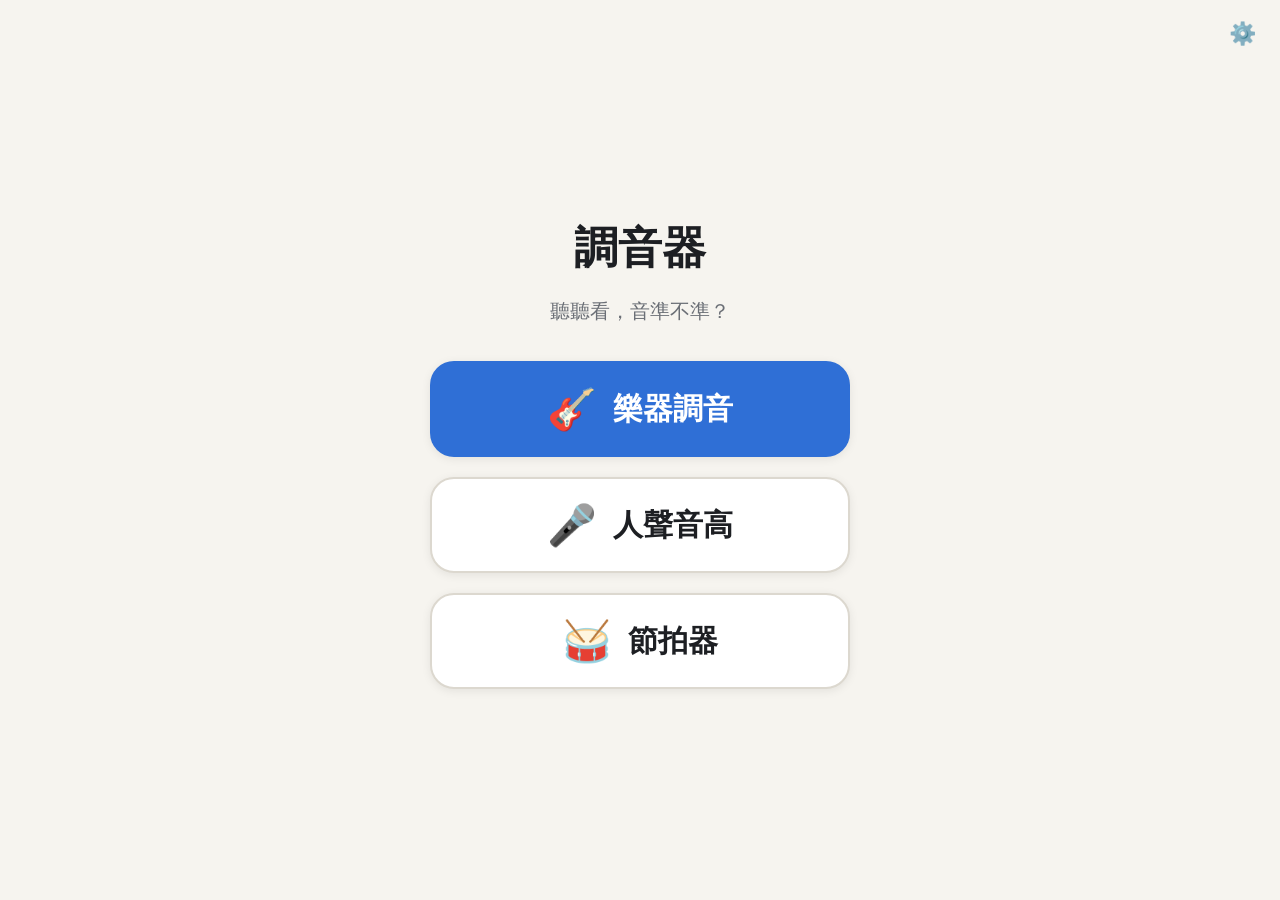
<file: index.html>
<!DOCTYPE html>
<html lang="zh-Hant">
<head>
  <meta charset="utf-8">
  <meta name="viewport" content="width=device-width, initial-scale=1, viewport-fit=cover">
  <meta name="theme-color" content="#f6f4ef" media="(prefers-color-scheme: light)">
  <meta name="theme-color" content="#16181c" media="(prefers-color-scheme: dark)">
  <title>調音器</title>
  <link rel="manifest" href="manifest.webmanifest">
  <link rel="icon" href="icons/favicon-32.png" sizes="32x32" type="image/png">
  <link rel="apple-touch-icon" href="icons/apple-touch-icon.png">
  <meta name="apple-mobile-web-app-capable" content="yes">
  <meta name="mobile-web-app-capable" content="yes">
  <meta name="apple-mobile-web-app-title" content="調音器">
  <meta name="apple-mobile-web-app-status-bar-style" content="default">
  <link rel="stylesheet" href="css/style.css">
</head>
<body>

  <!-- 首頁 -->
  <section id="home" class="screen">
    <header class="topbar">
      <span></span>
      <span></span>
      <button class="icon-btn" id="btn-settings" aria-label="設定">⚙️</button>
    </header>
    <div class="home-body">
      <h1 class="app-title">調音器</h1>
      <p class="app-sub">聽聽看，音準不準？</p>
      <button class="update-banner" id="update-banner" hidden>🎉 有新版本，點這裡更新</button>
      <button class="big-btn" id="btn-instrument">
        <span class="big-btn-icon">🎸</span><span>樂器調音</span>
      </button>
      <button class="big-btn secondary" id="btn-voice">
        <span class="big-btn-icon">🎤</span><span>人聲音高</span>
      </button>
      <button class="big-btn secondary" id="btn-metronome">
        <span class="big-btn-icon">🥁</span><span>節拍器</span>
      </button>
    </div>
  </section>

  <!-- 設定 -->
  <section id="settings" class="screen" hidden>
    <header class="topbar">
      <button class="icon-btn back" data-back aria-label="返回">‹ 返回</button>
      <h2>設定</h2>
      <span></span>
    </header>
    <div class="settings-body">
      <div class="card">
        <h3>A4 基準音</h3>
        <p class="a4-value"><span id="a4-value">440</span> Hz</p>
        <div class="btn-row">
          <button class="chip" data-a4-step="-1">−1</button>
          <button class="chip" data-a4="438">438</button>
          <button class="chip" data-a4="440">440</button>
          <button class="chip" data-a4="442">442</button>
          <button class="chip" data-a4-step="1">+1</button>
        </div>
        <p class="hint">一般是 440。合唱團或樂團若有指定，再照指定調整（430–446）。</p>
      </div>
      <div class="card">
        <h3>音名顯示</h3>
        <div class="btn-col">
          <button class="option" data-naming="letter">音名（C D E…）</button>
          <button class="option" data-naming="solfege">唱名（Do Re Mi…）</button>
          <button class="option" data-naming="both">兩者並列</button>
        </div>
      </div>
      <div class="card">
        <h3>🎙️ 麥克風檢查</h3>
        <p class="hint" style="margin:0 0 12px">收不到聲音時，按下面的按鈕，然後對著手機說話或唱歌。</p>
        <button class="chip wide" id="btn-mic-check">開始檢查</button>
        <div class="mic-check" id="mic-check" hidden>
          <div class="level" aria-hidden="true"><div class="level-bar" id="mic-level"></div></div>
          <p class="check-result" id="mic-result"></p>
          <dl class="check-list" id="mic-info"></dl>
        </div>
      </div>
      <p class="version">版本 <span id="app-version"></span></p>
    </div>
  </section>

  <!-- 樂器調音 -->
  <section id="instrument" class="screen" hidden>
    <header class="topbar">
      <button class="icon-btn back" data-back aria-label="返回">‹ 返回</button>
      <h2>樂器調音</h2>
      <span class="a4-badge">A4 = <span class="a4-num">440</span></span>
    </header>

    <div class="tuner">
      <div class="note-display idle">
        <div class="note-main"><span class="note-name">–</span><span class="note-oct"></span></div>
        <div class="note-sub">&nbsp;</div>
      </div>

      <div class="cents">&nbsp;</div>

      <div class="meter" aria-hidden="true">
        <div class="meter-zone"></div>
        <div class="meter-ticks">
          <span>−50</span><span>−25</span><span>0</span><span>+25</span><span>+50</span>
        </div>
        <div class="needle"></div>
      </div>

      <p class="tune-hint">請彈奏或吹奏一個音</p>
      <p class="freq">&nbsp;</p>
    </div>
  </section>

  <!-- 人聲音高 -->
  <section id="voice" class="screen" hidden>
    <header class="topbar">
      <button class="icon-btn back" data-back aria-label="返回">‹ 返回</button>
      <h2>人聲音高</h2>
      <span class="a4-badge">A4 = <span class="a4-num">440</span></span>
    </header>

    <div class="segmented" role="group" aria-label="聲音類型">
      <button data-voice="child">童聲</button>
      <button data-voice="female">女聲</button>
      <button data-voice="male">男聲</button>
    </div>

    <!-- 童聲模式：連續唱低於 E3 時的提示 -->
    <div class="notice" id="voice-change-hint" hidden>
      <p>聽起來你的聲音比較低沉，可能正在變聲期喔！可以改選「男聲」試試看 😊</p>
      <div class="notice-btns">
        <button id="btn-to-male">改選男聲</button>
        <button id="btn-dismiss-hint">知道了</button>
      </div>
    </div>

    <div class="tuner voice-tuner">
      <div class="voice-top">
        <div class="note-display idle">
          <div class="note-main"><span class="note-name">–</span><span class="note-oct"></span></div>
          <div class="note-sub">&nbsp;</div>
        </div>
        <div class="staff" id="staff"></div>
      </div>

      <div class="cents">&nbsp;</div>
      <p class="tune-hint">請唱一個長音</p>

      <canvas class="pitch-graph" id="pitch-graph" role="img" aria-label="最近 10 秒的音高軌跡"></canvas>

      <div class="voice-controls">
        <label class="target-pick">
          <span>目標音</span>
          <select id="target-select"></select>
        </label>
        <div class="ref-row">
          <button class="ref-btn" id="btn-ref">🔊 參考音</button>
          <button class="toggle" id="btn-sustain" aria-pressed="false">持續長音</button>
        </div>
      </div>

      <div class="clef-switch" id="clef-switch" hidden>
        <button data-clef="bass">低音譜號</button>
        <button data-clef="treble8vb">高音譜號（低八度）</button>
      </div>

      <p class="freq">&nbsp;</p>
    </div>
  </section>

  <!-- 節拍器 -->
  <section id="metronome" class="screen" hidden>
    <header class="topbar">
      <button class="icon-btn back" data-back aria-label="返回">‹ 返回</button>
      <h2>節拍器</h2>
      <span></span>
    </header>

    <div class="metro">
      <div class="beat-dots" id="beat-dots" aria-hidden="true"></div>
      <div class="beat-num" id="beat-num" aria-live="off">1</div>

      <div class="bpm-row"><span class="bpm" id="bpm">96</span><span class="bpm-unit">BPM</span></div>
      <div class="tempo-term" id="tempo-term">&nbsp;</div>

      <div class="bpm-ctrl">
        <button data-bpm-step="-5">−5</button>
        <button data-bpm-step="-1">−1</button>
        <input type="range" id="bpm-slider" min="30" max="250" step="1" aria-label="速度">
        <button data-bpm-step="1">+1</button>
        <button data-bpm-step="5">+5</button>
      </div>

      <div class="metro-main">
        <button class="big-btn play-btn" id="btn-metro-play">▶ 開始</button>
        <button class="tap-btn" id="btn-tap">點拍<small>Tap</small></button>
      </div>

      <div class="card metro-opts">
        <div class="opt-row">
          <span class="opt-label">拍號</span>
          <div class="chips">
            <button data-meter="2/4">2/4</button>
            <button data-meter="3/4">3/4</button>
            <button data-meter="4/4">4/4</button>
            <button data-meter="6/8">6/8</button>
            <button data-meter="custom">自訂</button>
          </div>
        </div>
        <div class="opt-row" id="custom-row" hidden>
          <span class="opt-label">拍數</span>
          <div class="stepper">
            <button data-custom-step="-1" aria-label="減少一拍">−</button>
            <span><span id="custom-beats">5</span> 拍</span>
            <button data-custom-step="1" aria-label="增加一拍">+</button>
          </div>
        </div>
        <div class="opt-row">
          <span class="opt-label">細分</span>
          <div class="chips">
            <button data-sub="1">不細分</button>
            <button data-sub="2">八分</button>
            <button data-sub="3">三連音</button>
            <button data-sub="4">十六分</button>
          </div>
        </div>
        <div class="opt-row">
          <span class="opt-label">音色</span>
          <div class="chips">
            <button data-sound="beep">電子音</button>
            <button data-sound="wood">木魚</button>
            <button data-sound="click">拍點</button>
          </div>
        </div>
        <div class="opt-row">
          <span class="opt-label">音量</span>
          <input type="range" id="metro-volume" min="0.05" max="1" step="0.05" aria-label="音量">
        </div>
        <p class="hint" id="meter-hint" hidden>6/8 拍以八分音符為一拍，第 1 拍重音、第 4 拍次重音。</p>
      </div>

      <p class="hint ios-hint" id="ios-hint" hidden>沒有聲音？請關閉 iPhone 側邊的靜音模式。</p>
    </div>
  </section>

  <!-- 麥克風無法使用時的說明（顯示時會移到目前的畫面裡） -->
  <div class="mic-error" id="mic-error" hidden>
    <h3 id="mic-error-title">需要使用麥克風</h3>
    <div id="mic-error-body"></div>
    <button class="big-btn" id="btn-retry">再試一次</button>
  </div>

  <!-- 點一下繼續 -->
  <div class="overlay" id="resume-overlay" hidden>
    <button class="overlay-btn" id="btn-resume">
      <span class="overlay-icon">▶︎</span>
      <span>點一下繼續</span>
    </button>
  </div>

  <script type="module" src="js/app.js"></script>
</body>
</html>
</file>
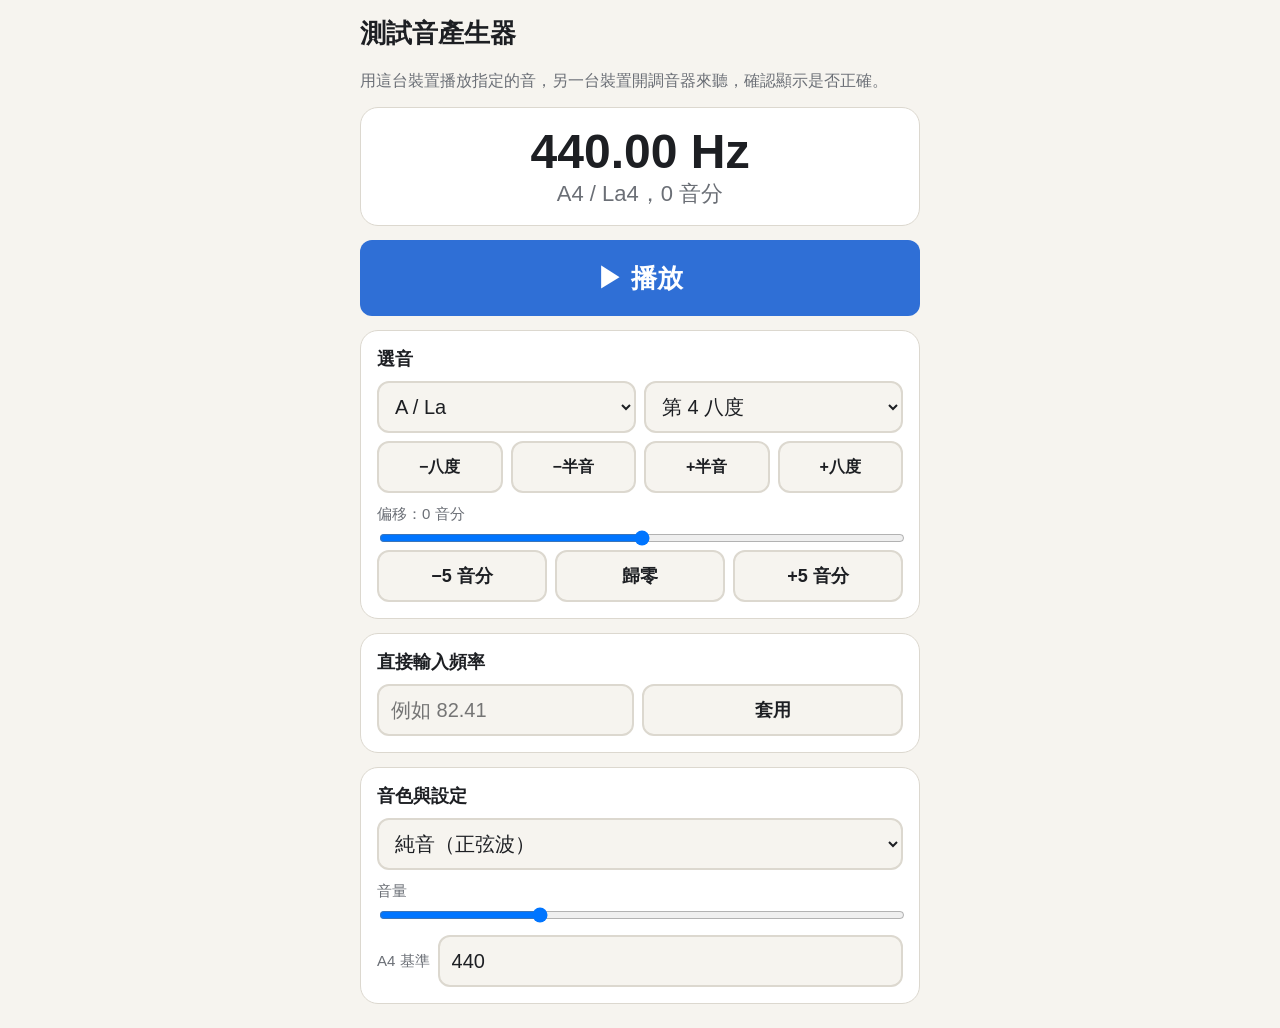
<file: tools/test-tone.html>
<!DOCTYPE html>
<html lang="zh-Hant">
<head>
  <meta charset="utf-8">
  <meta name="viewport" content="width=device-width, initial-scale=1, viewport-fit=cover">
  <title>測試音產生器</title>
  <style>
    :root {
      --bg: #f6f4ef; --surface: #fff; --text: #1d1f23; --muted: #6b6f76; --line: #dcd8cf;
      --accent: #2f6fd6; --accent-text: #fff; --stop: #d64545;
      color-scheme: light dark;
    }
    @media (prefers-color-scheme: dark) {
      :root { --bg: #16181c; --surface: #22252b; --text: #f1f1f1; --muted: #a0a4ab; --line: #3a3e46;
        --accent: #5b94f0; --accent-text: #0f1115; --stop: #f06a6a; }
    }
    * { box-sizing: border-box; }
    body {
      margin: 0; background: var(--bg); color: var(--text);
      font-family: -apple-system, BlinkMacSystemFont, "PingFang TC", "Noto Sans TC", sans-serif;
      padding: calc(12px + env(safe-area-inset-top)) 16px calc(24px + env(safe-area-inset-bottom));
    }
    main { max-width: 560px; margin: 0 auto; display: flex; flex-direction: column; gap: 14px; }
    h1 { font-size: 26px; margin: 4px 0; }
    p.lead { color: var(--muted); margin: 0; font-size: 16px; line-height: 1.5; }
    .card { background: var(--surface); border: 1px solid var(--line); border-radius: 18px; padding: 16px; }
    .card h2 { font-size: 18px; margin: 0 0 10px; }
    .readout { text-align: center; }
    .readout .hz { font-size: 48px; font-weight: 800; font-variant-numeric: tabular-nums; }
    .readout .note { font-size: 22px; color: var(--muted); }
    .row { display: flex; gap: 8px; align-items: center; flex-wrap: wrap; }
    select, input[type=number] {
      font: inherit; font-size: 20px; min-height: 52px; padding: 0 12px; border-radius: 12px;
      border: 2px solid var(--line); background: var(--bg); color: var(--text); flex: 1; min-width: 0;
    }
    button {
      font: inherit; font-size: 18px; font-weight: 600; min-height: 52px; padding: 0 14px;
      border-radius: 12px; border: 2px solid var(--line); background: var(--bg); color: var(--text);
      cursor: pointer; touch-action: manipulation; flex: 1;
    }
    .row.tight button { font-size: 16px; padding: 0 4px; white-space: nowrap; }
    input[type=range] { width: 100%; }
    label.small { font-size: 15px; color: var(--muted); }
    #play { background: var(--accent); color: var(--accent-text); border: none; font-size: 26px; min-height: 76px; }
    #play.playing { background: var(--stop); }
  </style>
</head>
<body>
<main>
  <h1>測試音產生器</h1>
  <p class="lead">用這台裝置播放指定的音，另一台裝置開調音器來聽，確認顯示是否正確。</p>

  <div class="card readout">
    <div class="hz"><span id="hz">440.00</span> Hz</div>
    <div class="note" id="note">A4 / La4，0 音分</div>
  </div>

  <button id="play">▶︎ 播放</button>

  <div class="card">
    <h2>選音</h2>
    <div class="row">
      <select id="pc" aria-label="音名"></select>
      <select id="oct" aria-label="八度"></select>
    </div>
    <div class="row tight" style="margin-top:8px">
      <button data-semi="-12">−八度</button>
      <button data-semi="-1">−半音</button>
      <button data-semi="1">+半音</button>
      <button data-semi="12">+八度</button>
    </div>
    <p style="margin:12px 0 4px"><label class="small" for="cents">偏移：<span id="cents-val">0</span> 音分</label></p>
    <input type="range" id="cents" min="-50" max="50" step="1" value="0">
    <div class="row">
      <button data-cents="-5">−5 音分</button>
      <button data-cents="0">歸零</button>
      <button data-cents="5">+5 音分</button>
    </div>
  </div>

  <div class="card">
    <h2>直接輸入頻率</h2>
    <div class="row">
      <input type="number" id="freq-input" min="20" max="4000" step="0.01" inputmode="decimal" placeholder="例如 82.41">
      <button id="freq-set">套用</button>
    </div>
  </div>

  <div class="card">
    <h2>音色與設定</h2>
    <div class="row">
      <select id="wave" aria-label="音色">
        <option value="sine">純音（正弦波）</option>
        <option value="rich">含泛音（第二泛音較強）</option>
        <option value="weak">弱基頻（模擬男聲）</option>
      </select>
    </div>
    <p style="margin:12px 0 4px"><label class="small" for="vol">音量</label></p>
    <input type="range" id="vol" min="0" max="1" step="0.01" value="0.3">
    <div class="row" style="margin-top:8px">
      <label class="small" for="a4">A4 基準</label>
      <input type="number" id="a4" min="430" max="446" step="1" value="440">
    </div>
  </div>
</main>

<script type="module">
  import { NOTE_NAMES } from '../js/pitch.js';
  import { noteLabels, SOLFEGE } from '../js/notation.js';

  const $ = (id) => document.getElementById(id);
  const state = { midi: 69, cents: 0, freqOverride: null };
  let ctx = null, osc = null, gain = null;

  NOTE_NAMES.forEach((n, i) => $('pc').add(new Option(`${n} / ${SOLFEGE[i]}`, i)));
  for (let o = 1; o <= 7; o++) $('oct').add(new Option(`第 ${o} 八度`, o));

  const a4 = () => Math.min(446, Math.max(430, Number($('a4').value) || 440));

  function currentFreq() {
    if (state.freqOverride) return state.freqOverride;
    return a4() * 2 ** ((state.midi - 69 + state.cents / 100) / 12);
  }

  function render() {
    const f = currentFreq();
    $('hz').textContent = f.toFixed(2);
    const midiF = 69 + 12 * Math.log2(f / a4());
    const midi = Math.round(midiF);
    const c = Math.round((midiF - midi) * 100);
    const l = noteLabels(midi);
    $('note').textContent = `${l.letter}${l.octave} / ${l.solfege}${l.octave}，${c > 0 ? '+' : ''}${c} 音分`;
    $('pc').value = ((midi % 12) + 12) % 12;
    $('oct').value = l.octave;
    $('cents').value = state.freqOverride ? c : state.cents;
    $('cents-val').textContent = state.freqOverride ? c : state.cents;
    if (osc) osc.frequency.setTargetAtTime(f, ctx.currentTime, 0.01);
  }

  function setMidi(m) {
    state.midi = Math.min(108, Math.max(24, m));
    state.freqOverride = null;
    render();
  }

  function makeWave(type) {
    if (type === 'sine') return null;
    const amps = type === 'rich'
      ? [0, 0.4, 1, 0.6, 0.4, 0.3, 0.2]            // 第二泛音比基頻強
      : [0, 0.12, 1, 0.8, 0.6, 0.4, 0.3, 0.2, 0.15]; // 基頻很弱
    const real = new Float32Array(amps.length);
    return ctx.createPeriodicWave(real, new Float32Array(amps));
  }

  function applyWave() {
    if (!osc) return;
    const w = makeWave($('wave').value);
    if (w) osc.setPeriodicWave(w); else osc.type = 'sine';
  }

  function play() {
    if (!ctx) ctx = new (window.AudioContext || window.webkitAudioContext)();
    ctx.resume();
    osc = ctx.createOscillator();
    gain = ctx.createGain();
    gain.gain.value = 0;
    gain.gain.setTargetAtTime(Number($('vol').value), ctx.currentTime, 0.02);
    osc.frequency.value = currentFreq();
    applyWave();
    osc.connect(gain).connect(ctx.destination);
    osc.start();
    $('play').textContent = '■ 停止';
    $('play').classList.add('playing');
  }

  function stop() {
    if (!osc) return;
    const o = osc;
    gain.gain.setTargetAtTime(0, ctx.currentTime, 0.02);
    o.stop(ctx.currentTime + 0.15);
    osc = null;
    $('play').textContent = '▶︎ 播放';
    $('play').classList.remove('playing');
  }

  $('play').addEventListener('click', () => (osc ? stop() : play()));
  $('pc').addEventListener('change', () => setMidi((Number($('oct').value) + 1) * 12 + Number($('pc').value)));
  $('oct').addEventListener('change', () => setMidi((Number($('oct').value) + 1) * 12 + Number($('pc').value)));
  document.querySelectorAll('[data-semi]').forEach((b) =>
    b.addEventListener('click', () => {
      const base = state.freqOverride ? Math.round(69 + 12 * Math.log2(state.freqOverride / a4())) : state.midi;
      setMidi(base + Number(b.dataset.semi));
    }));
  $('cents').addEventListener('input', () => { state.freqOverride = null; state.cents = Number($('cents').value); render(); });
  document.querySelectorAll('[data-cents]').forEach((b) =>
    b.addEventListener('click', () => {
      state.freqOverride = null;
      const d = Number(b.dataset.cents);
      state.cents = d === 0 ? 0 : Math.min(50, Math.max(-50, state.cents + d));
      render();
    }));
  $('freq-set').addEventListener('click', () => {
    const f = Number($('freq-input').value);
    if (f >= 20 && f <= 4000) { state.freqOverride = f; render(); }
  });
  $('wave').addEventListener('change', applyWave);
  $('vol').addEventListener('input', () => { if (gain) gain.gain.setTargetAtTime(Number($('vol').value), ctx.currentTime, 0.02); });
  $('a4').addEventListener('change', render);

  render();
</script>
</body>
</html>
</file>
<file: css/style.css>
:root {
  --bg: #f6f4ef;
  --surface: #ffffff;
  --text: #1d1f23;
  --muted: #6b6f76;
  --line: #dcd8cf;
  --accent: #2f6fd6;
  --accent-text: #ffffff;
  --good: #1f9d55;
  --good-bg: #e3f6ea;
  --warn: #d9822b;
  --shadow: 0 2px 10px rgba(0, 0, 0, 0.08);
  color-scheme: light dark;
}

@media (prefers-color-scheme: dark) {
  :root {
    --bg: #16181c;
    --surface: #22252b;
    --text: #f1f1f1;
    --muted: #a0a4ab;
    --line: #3a3e46;
    --accent: #5b94f0;
    --accent-text: #0f1115;
    --good: #3ecf7a;
    --good-bg: #173a26;
    --warn: #f0a050;
    --shadow: none;
  }
}

* { box-sizing: border-box; }

html, body {
  margin: 0;
  height: 100%;
}

body {
  background: var(--bg);
  color: var(--text);
  font-family: -apple-system, BlinkMacSystemFont, "PingFang TC", "Noto Sans TC", "Microsoft JhengHei", sans-serif;
  -webkit-tap-highlight-color: transparent;
  -webkit-user-select: none;
  user-select: none;
  transition: background-color 0.3s;
}

button {
  font: inherit;
  color: inherit;
  cursor: pointer;
  touch-action: manipulation;
}

[hidden] { display: none !important; }

.screen {
  min-height: 100%;
  display: flex;
  flex-direction: column;
  padding: env(safe-area-inset-top) env(safe-area-inset-right) env(safe-area-inset-bottom) env(safe-area-inset-left);
}

/* 頂列 */
.topbar {
  display: grid;
  grid-template-columns: 1fr auto 1fr;
  align-items: center;
  padding: 10px 12px;
  min-height: 60px;
}
.topbar h2 { margin: 0; font-size: 22px; }
.topbar > :last-child { justify-self: end; }
.icon-btn {
  background: none;
  border: none;
  font-size: 22px;
  padding: 10px 12px;
  border-radius: 12px;
  min-height: 48px;
}
.icon-btn.back { justify-self: start; font-size: 20px; color: var(--accent); }
.icon-btn:active { background: var(--line); }

/* 首頁 */
.home-body {
  flex: 1;
  display: flex;
  flex-direction: column;
  align-items: center;
  justify-content: center;
  gap: 20px;
  padding: 0 20px 60px;
}
.app-title { font-size: 44px; margin: 0; }
.app-sub { font-size: 20px; color: var(--muted); margin: 0 0 16px; }

.big-btn {
  width: 100%;
  max-width: 420px;
  min-height: 96px;
  display: flex;
  align-items: center;
  justify-content: center;
  gap: 16px;
  font-size: 30px;
  font-weight: 700;
  border: none;
  border-radius: 24px;
  background: var(--accent);
  color: var(--accent-text);
  box-shadow: var(--shadow);
}
.big-btn.secondary {
  background: var(--surface);
  color: var(--text);
  border: 2px solid var(--line);
}
.big-btn:active { transform: scale(0.98); }
.big-btn-icon { font-size: 40px; }

.toast {
  font-size: 18px;
  color: var(--muted);
  text-align: center;
  margin: 0;
}

/* 設定 */
.settings-body {
  display: flex;
  flex-direction: column;
  gap: 16px;
  padding: 8px 16px 32px;
  width: 100%;
  max-width: 560px;
  margin: 0 auto;
}
.card {
  background: var(--surface);
  border-radius: 20px;
  padding: 18px;
  box-shadow: var(--shadow);
  border: 1px solid var(--line);
}
.card h3 { margin: 0 0 12px; font-size: 20px; }
.a4-value { font-size: 44px; font-weight: 700; text-align: center; margin: 4px 0 14px; }
.btn-row { display: flex; gap: 8px; }
.btn-col { display: flex; flex-direction: column; gap: 10px; }
.chip, .option {
  flex: 1;
  min-height: 56px;
  border-radius: 14px;
  border: 2px solid var(--line);
  background: var(--bg);
  font-size: 20px;
  font-weight: 600;
}
.option { text-align: left; padding: 0 16px; }
.chip.selected, .option.selected {
  border-color: var(--accent);
  background: var(--accent);
  color: var(--accent-text);
}
.hint { color: var(--muted); font-size: 16px; margin: 12px 0 0; line-height: 1.5; }

/* 新版本提示、版本號 */
.update-banner {
  width: 100%;
  max-width: 420px;
  min-height: 56px;
  border-radius: 16px;
  border: 2px solid var(--good);
  background: var(--good-bg);
  color: var(--text);
  font-size: 20px;
  font-weight: 700;
}
.version { text-align: center; color: var(--muted); font-size: 15px; margin: 4px 0 0; }

/* 麥克風檢查 */
.chip.wide { width: 100%; }
.mic-check { margin-top: 14px; }
.level {
  height: 18px;
  border-radius: 9px;
  background: var(--bg);
  border: 1px solid var(--line);
  overflow: hidden;
}
.level-bar { height: 100%; width: 0; background: var(--good); transition: width 0.08s; }
.check-result { font-size: 20px; font-weight: 700; margin: 12px 0; }
.check-list {
  display: grid;
  grid-template-columns: auto 1fr;
  gap: 6px 12px;
  margin: 0;
  font-size: 16px;
}
.check-list dt { color: var(--muted); }
.check-list dd { margin: 0; word-break: break-all; }

/* 樂器調音 */
.a4-badge { font-size: 16px; color: var(--muted); padding-right: 6px; }

.tuner {
  flex: 1;
  display: flex;
  flex-direction: column;
  align-items: center;
  justify-content: center;
  padding: 0 20px 40px;
  gap: 10px;
}

.note-display {
  text-align: center;
  transition: opacity 0.6s;
}
.note-display.idle { opacity: 0.25; }
.note-main {
  font-size: clamp(96px, 32vw, 180px);
  font-weight: 800;
  line-height: 1;
  font-variant-numeric: tabular-nums;
}
.note-oct { font-size: 0.45em; font-weight: 700; margin-left: 4px; }
.note-sub { font-size: 32px; color: var(--muted); margin-top: 6px; min-height: 40px; }

.cents {
  font-size: 34px;
  font-weight: 700;
  font-variant-numeric: tabular-nums;
  min-height: 44px;
}

.meter {
  position: relative;
  width: 100%;
  max-width: 520px;
  height: 90px;
  margin-top: 8px;
  border-radius: 16px;
  background: var(--surface);
  border: 1px solid var(--line);
  overflow: hidden;
}
/* ±5 音分的綠色區（100 音分寬的 10%） */
.meter-zone {
  position: absolute;
  left: 45%;
  width: 10%;
  top: 0;
  bottom: 0;
  background: var(--good-bg);
  border-left: 2px solid var(--good);
  border-right: 2px solid var(--good);
}
.meter-ticks {
  position: absolute;
  inset: auto 0 6px 0;
  display: flex;
  justify-content: space-between;
  padding: 0 6px;
  font-size: 14px;
  color: var(--muted);
  font-variant-numeric: tabular-nums;
}
.needle {
  position: absolute;
  top: 8px;
  bottom: 28px;
  left: 50%;
  width: 6px;
  margin-left: -3px;
  border-radius: 3px;
  background: var(--warn);
  will-change: transform;
}

.tune-hint { font-size: 24px; font-weight: 600; margin: 14px 0 0; min-height: 32px; text-align: center; }
.freq { font-size: 16px; color: var(--muted); margin: 0; font-variant-numeric: tabular-nums; }

/* 準的時候整體變綠色 */
body.in-tune { background: var(--good-bg); }
body.in-tune .note-main,
body.in-tune .cents,
body.in-tune .tune-hint { color: var(--good); }
body.in-tune .needle { background: var(--good); }

/* 人聲音高 */
.segmented {
  display: flex;
  gap: 6px;
  margin: 0 16px;
  padding: 5px;
  border-radius: 16px;
  background: var(--surface);
  border: 1px solid var(--line);
  align-self: center;
  width: calc(100% - 32px);
  max-width: 480px;
}
.segmented button {
  flex: 1;
  min-height: 52px;
  border: none;
  border-radius: 12px;
  background: none;
  font-size: 22px;
  font-weight: 700;
}
.segmented button.selected { background: var(--accent); color: var(--accent-text); }

.voice-tuner { gap: 6px; padding-top: 8px; justify-content: flex-start; }
.voice-top {
  display: flex;
  align-items: center;
  justify-content: center;
  gap: 4px;
  width: 100%;
  max-width: 640px;
}
.voice-top .note-display { flex: 0 0 auto; min-width: 42%; }
.voice-tuner .note-main { font-size: max(72px, min(19vw, 130px)); }
.voice-tuner .note-sub { font-size: 24px; margin-top: 2px; }
.voice-tuner .cents { font-size: 28px; min-height: 36px; }
.voice-tuner .tune-hint { margin: 0; font-size: 22px; }

.pitch-graph {
  width: 100%;
  max-width: 640px;
  height: 160px;
  border-radius: 14px;
  background: var(--surface);
  border: 1px solid var(--line);
  margin-top: 4px;
}

.voice-controls {
  display: flex;
  flex-wrap: wrap;
  gap: 8px;
  width: 100%;
  max-width: 640px;
}
.target-pick {
  flex: 1 1 100%;
  display: flex;
  align-items: center;
  gap: 10px;
  font-size: 18px;
  font-weight: 600;
}
.target-pick select {
  flex: 1;
  min-height: 52px;
  font: inherit;
  font-size: 20px;
  padding: 0 12px;
  border-radius: 12px;
  border: 2px solid var(--line);
  background: var(--surface);
  color: var(--text);
}
.ref-row { flex: 1 1 100%; display: flex; gap: 8px; }
.ref-btn, .toggle {
  min-height: 56px;
  border-radius: 14px;
  font-size: 20px;
  font-weight: 700;
}
.ref-btn { flex: 2; border: none; background: var(--accent); color: var(--accent-text); }
.ref-btn.playing { background: var(--warn); }
.toggle { flex: 1; border: 2px solid var(--line); background: var(--surface); }
.toggle[aria-pressed="true"] { border-color: var(--accent); background: var(--accent); color: var(--accent-text); }

.notice {
  margin: 10px 16px 0;
  padding: 14px 16px;
  border-radius: 16px;
  background: var(--good-bg);
  border: 2px solid var(--good);
  font-size: 18px;
  line-height: 1.5;
  align-self: center;
  max-width: 560px;
}
.notice p { margin: 0 0 10px; }
.notice-btns { display: flex; gap: 8px; }
.notice-btns button {
  flex: 1;
  min-height: 48px;
  border-radius: 12px;
  border: 2px solid var(--good);
  background: var(--surface);
  font-size: 18px;
  font-weight: 700;
}
.notice-btns button:first-child { background: var(--good); color: #fff; }

.staff {
  flex: 1 1 auto;
  min-width: 0;
  max-width: 300px;
  color: var(--text);
}
.staff svg { display: block; width: 100%; height: auto; max-height: 30vh; }
.staff .staff-line, .staff .ledger { stroke: currentColor; stroke-width: 1.4; }
.staff .clef { fill: currentColor; }
.staff .clef-8 { fill: currentColor; font-size: 14px; font-weight: 700; }
.staff .note { fill: var(--warn); transition: opacity 0.6s; }
.staff .note.good { fill: var(--good); }
.staff .note.idle { opacity: 0.25; }
.staff .sharp { font-size: 26px; font-weight: 700; }
.staff .target { fill: none; stroke: var(--muted); stroke-width: 2.2; }
.staff .target .sharp { fill: var(--muted); stroke: none; }

.clef-switch { display: flex; gap: 8px; width: 100%; max-width: 420px; }
.clef-switch button {
  flex: 1;
  min-height: 44px;
  border-radius: 12px;
  border: 2px solid var(--line);
  background: var(--surface);
  font-size: 16px;
  font-weight: 600;
}
.clef-switch button.selected { border-color: var(--accent); color: var(--accent); }

/* 節拍器 */
.metro {
  display: flex;
  flex-direction: column;
  align-items: center;
  gap: 10px;
  padding: 4px 16px 32px;
  width: 100%;
  max-width: 560px;
  margin: 0 auto;
}
.beat-dots { display: flex; flex-wrap: wrap; justify-content: center; gap: 10px; min-height: 30px; }
.beat-dot {
  width: 26px;
  height: 26px;
  border-radius: 50%;
  background: var(--line);
  transition: background-color 0.08s, transform 0.08s;
}
.beat-dot.first { width: 30px; height: 30px; border: 3px solid var(--warn); }
.beat-dot.on { background: var(--accent); transform: scale(1.2); }
.beat-dot.on.first { background: var(--warn); }
.beat-num {
  font-size: clamp(96px, 30vw, 160px);
  font-weight: 800;
  line-height: 1;
  font-variant-numeric: tabular-nums;
  color: var(--line);
  transition: color 0.08s;
}
.beat-num.on { color: var(--accent); }
.beat-num.on.first { color: var(--warn); }
.bpm-row { display: flex; align-items: baseline; gap: 8px; }
.bpm { font-size: 56px; font-weight: 800; font-variant-numeric: tabular-nums; line-height: 1; }
.bpm-unit { font-size: 20px; color: var(--muted); font-weight: 700; }
.tempo-term { font-size: 20px; color: var(--muted); font-weight: 600; margin-top: -4px; }
.bpm-ctrl { display: flex; align-items: center; gap: 6px; width: 100%; }
.bpm-ctrl button {
  min-width: 48px;
  min-height: 48px;
  border-radius: 12px;
  border: 2px solid var(--line);
  background: var(--surface);
  font-size: 18px;
  font-weight: 700;
}
.bpm-ctrl input { flex: 1; min-width: 0; }
.metro-main { display: flex; gap: 10px; width: 100%; }
.play-btn { flex: 2; min-height: 80px; font-size: 28px; }
.play-btn.playing { background: var(--warn); }
.tap-btn {
  flex: 1;
  min-height: 80px;
  border-radius: 24px;
  border: 2px solid var(--line);
  background: var(--surface);
  font-size: 24px;
  font-weight: 700;
  display: flex;
  flex-direction: column;
  align-items: center;
  justify-content: center;
}
.tap-btn small { font-size: 14px; color: var(--muted); }
.tap-btn:active { background: var(--line); }
.metro-opts { width: 100%; display: flex; flex-direction: column; gap: 12px; }
.opt-row { display: flex; align-items: center; gap: 10px; }
.opt-label { flex: 0 0 auto; font-size: 17px; font-weight: 700; color: var(--muted); width: 2.4em; }
.opt-row input[type=range] { flex: 1; }
.chips { flex: 1; display: flex; flex-wrap: wrap; gap: 6px; }
.chips button {
  flex: 1 0 auto;
  min-height: 44px;
  padding: 0 10px;
  border-radius: 12px;
  border: 2px solid var(--line);
  background: var(--bg);
  font-size: 17px;
  font-weight: 600;
}
.chips button.selected { border-color: var(--accent); background: var(--accent); color: var(--accent-text); }
.stepper { display: flex; align-items: center; gap: 16px; font-size: 20px; font-weight: 700; }
.stepper button {
  width: 48px;
  height: 44px;
  border-radius: 12px;
  border: 2px solid var(--line);
  background: var(--bg);
  font-size: 22px;
}
.metro-opts .hint { margin: 0; }
.ios-hint { text-align: center; }

/* 麥克風錯誤 */
.mic-error {
  margin: 0 auto;
  padding: 0 20px 40px;
  max-width: 560px;
  font-size: 18px;
  line-height: 1.6;
}
.mic-error h3 { font-size: 24px; }
.mic-error ol { padding-left: 1.4em; }
.mic-error li { margin-bottom: 6px; }
.mic-error .big-btn { margin-top: 16px; min-height: 72px; font-size: 24px; }

/* 點一下繼續 */
.overlay {
  position: fixed;
  inset: 0;
  background: rgba(0, 0, 0, 0.6);
  display: flex;
  align-items: center;
  justify-content: center;
  z-index: 10;
}
.overlay-btn {
  display: flex;
  flex-direction: column;
  align-items: center;
  gap: 12px;
  border: none;
  background: var(--surface);
  color: var(--text);
  border-radius: 28px;
  padding: 32px 48px;
  font-size: 28px;
  font-weight: 700;
}
.overlay-icon { font-size: 56px; color: var(--accent); }
</file>
